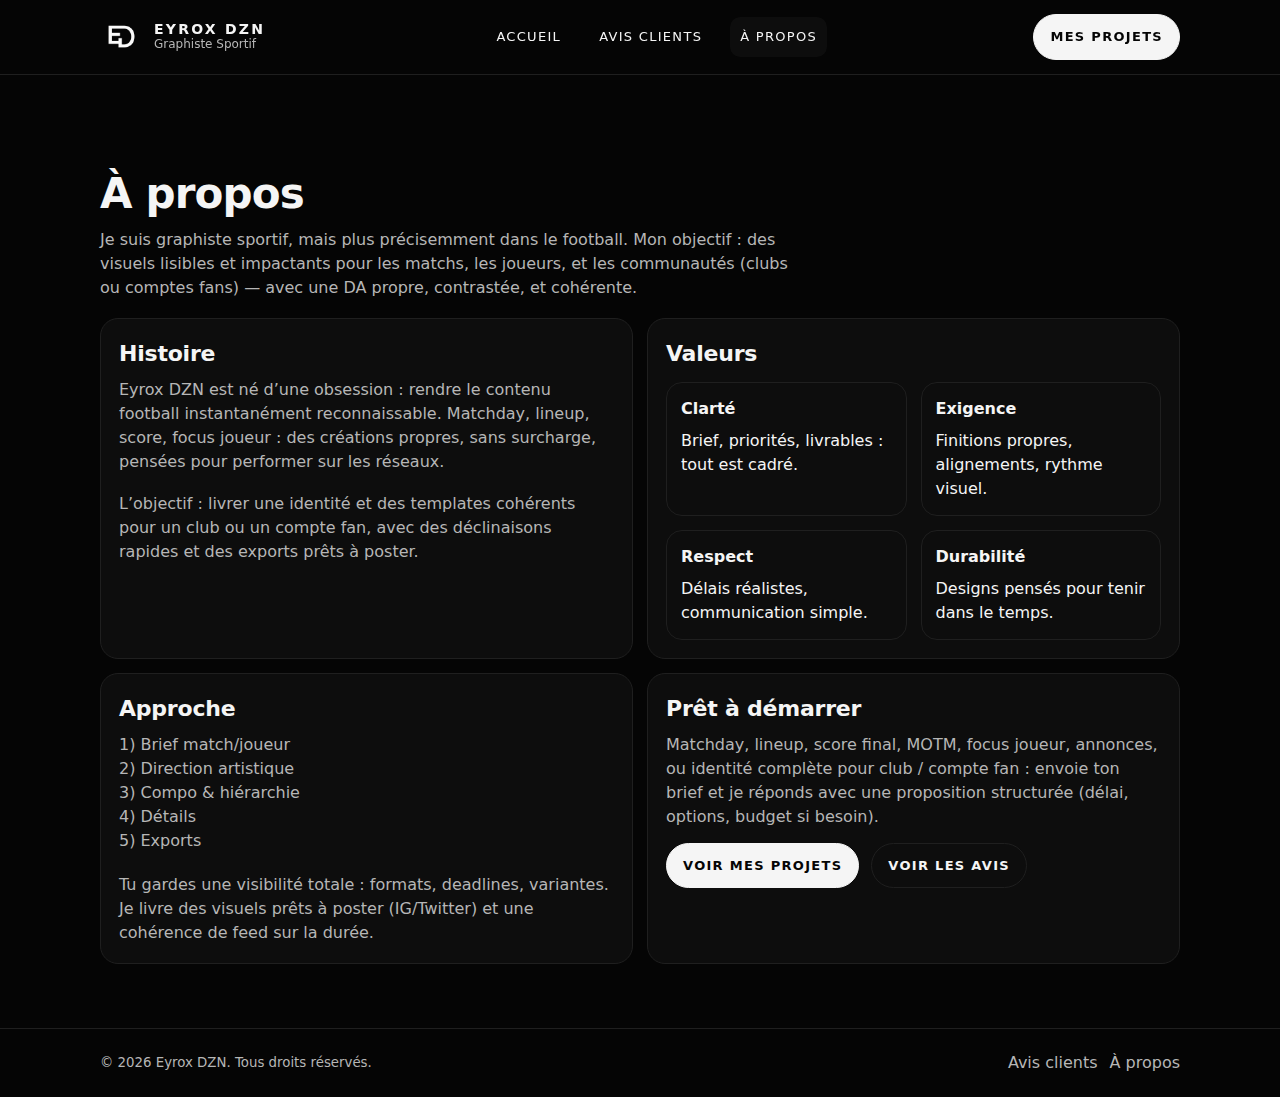
<file: a-propos.html>
<!doctype html>
<html lang="fr">
  <head>
    <meta charset="utf-8" />
    <meta name="viewport" content="width=device-width, initial-scale=1" />
    <title>À propos | Eyrox DZN</title>
    <meta name="description" content="Eyrox DZN, graphiste sportif football : visuels de match, visuels joueurs, contenus pour comptes fans et identité graphique de club." />
    <link rel="icon" href="assets/Logo.png" type="image/svg+xml" />
    <link rel="stylesheet" href="assets/styles.css" />
  </head>
  <body>
    <a class="skip-link" href="#contenu">Aller au contenu</a>

    <header class="header">
      <div class="container">
        <div class="header-inner">
          <a class="brand" href="index.html" aria-label="Accueil">
            <img class="brand-logo" src="assets/Logo.png" alt="Logo Eyrox DZN" />
            <div class="brand-name">
              <strong>Eyrox DZN</strong>
              <span>Graphiste Sportif</span>
            </div>
          </a>

          <nav class="nav" aria-label="Navigation principale">
            <a href="index.html">Accueil</a>
            <a href="avis.html">Avis clients</a>
            <a href="a-propos.html" aria-current="page">À propos</a>
          </nav>

          <div class="header-actions">
            <a class="btn btn--primary" href="travaux.html">Mes projets</a>
            <button class="icon-btn" type="button" aria-label="Ouvrir le menu" aria-expanded="false" data-menu-button>
              <svg width="22" height="22" viewBox="0 0 24 24" fill="none" xmlns="http://www.w3.org/2000/svg" aria-hidden="true">
                <path d="M4 7h16M4 12h16M4 17h16" stroke="currentColor" stroke-width="2" stroke-linecap="round"/>
              </svg>
            </button>
          </div>
        </div>

        <div class="mobile-panel" data-mobile-panel data-open="false" aria-label="Menu mobile">
          <a href="index.html">Accueil</a>
          <a href="avis.html">Avis clients</a>
          <a href="a-propos.html" aria-current="page">À propos</a>
        </div>
      </div>
    </header>

    <main id="contenu">
      <div class="container">
        <section class="section" data-reveal>
          <div class="section-header">
            <div>
              <h1>À propos</h1>
              <p class="lead">Je suis graphiste sportif, mais plus précisemment dans le football. Mon objectif : des visuels lisibles et impactants pour les matchs, les joueurs, et les communautés (clubs ou comptes fans) — avec une DA propre, contrastée, et cohérente.</p>
            </div>
          </div>

          <div class="grid-2">
            <article class="card" data-reveal>
              <div class="card-inner">
                <h2 class="card-title">Histoire</h2>
                <p class="card-desc">Eyrox DZN est né d’une obsession : rendre le contenu football instantanément reconnaissable. Matchday, lineup, score, focus joueur : des créations propres, sans surcharge, pensées pour performer sur les réseaux.</p>
                <div style="height:10px"></div>
                <p class="card-desc">L’objectif : livrer une identité et des templates cohérents pour un club ou un compte fan, avec des déclinaisons rapides et des exports prêts à poster.</p>
              </div>
            </article>

            <article class="card" data-reveal>
              <div class="card-inner">
                <h2 class="card-title">Valeurs</h2>
                <div class="grid-2" style="margin-top:12px">
                  <div class="notice">
                    <strong>Clarté</strong>
                    <div style="height:8px"></div>
                    <span>Brief, priorités, livrables : tout est cadré.</span>
                  </div>
                  <div class="notice">
                    <strong>Exigence</strong>
                    <div style="height:8px"></div>
                    <span>Finitions propres, alignements, rythme visuel.</span>
                  </div>
                  <div class="notice">
                    <strong>Respect</strong>
                    <div style="height:8px"></div>
                    <span>Délais réalistes, communication simple.</span>
                  </div>
                  <div class="notice">
                    <strong>Durabilité</strong>
                    <div style="height:8px"></div>
                    <span>Designs pensés pour tenir dans le temps.</span>
                  </div>
                </div>
              </div>
            </article>

            <article class="card" data-reveal>
              <div class="card-inner">
                <h2 class="card-title">Approche</h2>
                <p class="card-desc">1) Brief match/joueur<br>2) Direction artistique<br>3) Compo & hiérarchie<br>4) Détails<br>5) Exports</p>
                <div style="height:12px"></div>
                <p class="card-desc">Tu gardes une visibilité totale : formats, deadlines, variantes. Je livre des visuels prêts à poster (IG/Twitter) et une cohérence de feed sur la durée.</p>
              </div>
            </article>

            <article class="card" data-reveal>
              <div class="card-inner">
                <h2 class="card-title">Prêt à démarrer</h2>
                <p class="card-desc">Matchday, lineup, score final, MOTM, focus joueur, annonces, ou identité complète pour club / compte fan : envoie ton brief et je réponds avec une proposition structurée (délai, options, budget si besoin).</p>
                <div style="height:14px"></div>
                <div class="inline">
                  <a class="btn btn--primary" href="travaux.html">Voir mes projets</a>
                  <a class="btn btn--ghost" href="avis.html">Voir les avis</a>
                </div>
              </div>
            </article>
          </div>
        </section>
      </div>
    </main>

    <footer class="footer">
      <div class="container">
        <div class="footer-inner">
          <small>© <span id="year"></span> Eyrox DZN. Tous droits réservés.</small>
          <div class="inline" aria-label="Liens">
            <a href="avis.html">Avis clients</a>
            <a href="a-propos.html">À propos</a>
          </div>
        </div>
      </div>
    </footer>

    <script src="assets/main.js"></script>
    <script src="script.js"></script>
    <script>
      document.getElementById('year').textContent = new Date().getFullYear();
    </script>
  </body>
</html>
</file>
<file: assets/styles.css>
:root{
  --bg:#050505;
  --fg:#f5f5f5;
  --muted:#b6b6b6;
  --border:#1f1f1f;
  --surface:#0d0d0d;
  --surface-2:#121212;
  --shadow:0 18px 60px rgba(0,0,0,.55);
  --radius:18px;
  --radius-sm:12px;
  --container:1120px;
  --pad:20px;
}

*{box-sizing:border-box}
html{color-scheme:dark}
body{
  margin:0;
  font-family:ui-sans-serif,system-ui,-apple-system,"Segoe UI",Roboto,Arial,"Noto Sans","Liberation Sans",sans-serif;
  background:var(--bg);
  color:var(--fg);
  line-height:1.5;
  text-rendering:optimizeLegibility;
  -webkit-font-smoothing:antialiased;
}
img{max-width:100%;height:auto;display:block}

a{color:inherit;text-decoration:none}
a:hover{text-decoration:underline}

.container{
  width:100%;
  max-width:var(--container);
  margin:0 auto;
  padding:0 var(--pad);
}

.skip-link{
  position:absolute;
  left:-9999px;
  top:10px;
  background:var(--bg);
  color:var(--fg);
  border:1px solid var(--border);
  padding:10px 12px;
  border-radius:10px;
  z-index:999;
}
.skip-link:focus{left:10px}

.header{
  position:sticky;
  top:0;
  z-index:50;
  background:rgba(5,5,5,.78);
  backdrop-filter:blur(10px);
  border-bottom:1px solid var(--border);
}
.header-inner{
  display:flex;
  align-items:center;
  justify-content:space-between;
  gap:18px;
  padding:14px 0;
}

.brand{
  display:flex;
  align-items:center;
  gap:12px;
  min-width:180px;
}
.brand-logo{
  width:42px;
  height:42px;
}
.brand-name{
  display:flex;
  flex-direction:column;
  line-height:1.1;
}
.brand-name strong{font-size:14px;letter-spacing:.16em;text-transform:uppercase}
.brand-name span{font-size:12px;color:var(--muted)}

.nav{
  display:flex;
  align-items:center;
  gap:18px;
}
.nav a{
  font-size:13px;
  letter-spacing:.10em;
  text-transform:uppercase;
  padding:10px 10px;
  border-radius:10px;
}
.nav a[aria-current="page"]{
  background:var(--surface);
  text-decoration:none;
}

.header-actions{display:flex;align-items:center;gap:10px}

.btn{
  display:inline-flex;
  align-items:center;
  justify-content:center;
  gap:10px;
  padding:12px 16px;
  border-radius:999px;
  border:1px solid var(--fg);
  font-weight:600;
  font-size:13px;
  letter-spacing:.10em;
  text-transform:uppercase;
  background:transparent;
  color:var(--fg);
  cursor:pointer;
  transition:transform .18s ease, background .18s ease, color .18s ease, border-color .18s ease;
}
.btn:hover{transform:translateY(-1px)}
.btn:active{transform:translateY(0)}
.btn:focus-visible{outline:3px solid var(--fg);outline-offset:2px}

.btn--primary{
  background:var(--fg);
  color:var(--bg);
}
.btn--primary:hover{background:#ffffff}

.btn--ghost{
  border-color:var(--border);
}
.btn--ghost:hover{background:var(--surface)}

.icon-btn{
  width:44px;
  height:44px;
  border-radius:999px;
  border:1px solid var(--border);
  background:transparent;
  color:var(--fg);
  cursor:pointer;
  display:none;
  align-items:center;
  justify-content:center;
}
.icon-btn:focus-visible{outline:3px solid var(--fg);outline-offset:2px}

.mobile-panel{
  display:none;
  border-top:1px solid var(--border);
  padding:10px 0 14px;
}
.mobile-panel a{
  display:block;
  padding:12px 10px;
  border-radius:12px;
  font-size:13px;
  letter-spacing:.10em;
  text-transform:uppercase;
}
.mobile-panel a:hover{background:var(--surface);text-decoration:none}

main{padding:34px 0 64px}

.hero{
  padding:26px 0 40px;
}
.hero-grid{
  display:grid;
  grid-template-columns:1.1fr .9fr;
  gap:26px;
  align-items:center;
}

.kicker{
  display:inline-flex;
  align-items:center;
  gap:10px;
  padding:8px 12px;
  border-radius:999px;
  border:1px solid var(--border);
  background:var(--bg);
  color:var(--muted);
  font-size:12px;
  letter-spacing:.10em;
  text-transform:uppercase;
}

h1{
  font-size:42px;
  line-height:1.08;
  margin:16px 0 12px;
  letter-spacing:-.02em;
}

.lead{font-size:16px;color:var(--muted);max-width:56ch;margin:0 0 18px}

.hero-actions{display:flex;flex-wrap:wrap;gap:12px;margin-top:16px}

.hero-card{
  border:1px solid var(--border);
  background:linear-gradient(180deg,var(--surface-2),var(--bg));
  border-radius:var(--radius);
  padding:22px;
  box-shadow:var(--shadow);
}

.stat-grid{display:grid;grid-template-columns:repeat(2,1fr);gap:14px;margin-top:18px}
.stat{
  border:1px solid var(--border);
  border-radius:16px;
  padding:14px;
  background:rgba(255,255,255,.04);
}
.stat strong{display:block;font-size:16px}
.stat span{display:block;font-size:12px;color:var(--muted);letter-spacing:.08em;text-transform:uppercase;margin-top:6px}

.section{
  margin-top:46px;
}
.section-header{
  display:flex;
  align-items:flex-end;
  justify-content:space-between;
  gap:18px;
  margin-bottom:18px;
}
.section h2{font-size:22px;margin:0;letter-spacing:-.01em}
.section p{margin:8px 0 0;color:var(--muted);max-width:70ch}

.grid-3{display:grid;grid-template-columns:repeat(3,1fr);gap:14px;align-items:stretch}
.grid-2{display:grid;grid-template-columns:repeat(2,1fr);gap:14px;align-items:stretch}

.card{
  border:1px solid var(--border);
  border-radius:var(--radius);
  background:var(--surface);
  overflow:hidden;
  display:flex;
  flex-direction:column;
  height:100%;
}
.card-inner{padding:18px;display:flex;flex-direction:column;flex:1}
.card-title{font-weight:650;margin:0 0 8px;letter-spacing:.02em}
.card-desc{margin:0;color:var(--muted)}

.media{
  border-bottom:1px solid var(--border);
  background:linear-gradient(135deg,#0f0f0f,#0a0a0a);
  aspect-ratio:4/3;
  display:flex;
  align-items:center;
  justify-content:center;
}
.media img{width:100%;height:100%;object-fit:contain}

.quote{
  font-size:14px;
  color:var(--fg);
  margin:0;
}

.rating{
  display:flex;
  align-items:center;
  gap:10px;
  margin-bottom:10px;
}

.stars{
  display:inline-flex;
  align-items:center;
  gap:4px;
  color:var(--fg);
}

.star-icon{
  width:14px;
  height:14px;
  display:block;
}

.star-icon.empty{color:rgba(255,255,255,.22)}

.rating-text{
  font-size:12px;
  letter-spacing:.10em;
  text-transform:uppercase;
  color:var(--muted);
}

.meta{
  display:flex;
  align-items:center;
  justify-content:space-between;
  gap:12px;
  margin-top:auto;
  padding-top:14px;
  border-top:1px solid var(--border);
}
.meta small{color:var(--muted)}

.form{
  display:grid;
  gap:14px;
  margin-top:16px;
}

.field{
  display:grid;
  gap:8px;
}
.label{font-size:12px;letter-spacing:.10em;text-transform:uppercase;color:var(--muted)}

input,textarea,select{
  width:100%;
  padding:12px 12px;
  border-radius:14px;
  border:1px solid var(--border);
  background:var(--surface-2);
  color:var(--fg);
  font:inherit;
  outline:none;
}
textarea{min-height:140px;resize:vertical}
input:focus,textarea:focus,select:focus{border-color:var(--fg);box-shadow:0 0 0 3px rgba(255,255,255,.14)}

.help{font-size:12px;color:var(--muted);margin:0}

.inline{
  display:flex;
  flex-wrap:wrap;
  gap:12px;
}

.notice{
  border:1px solid var(--border);
  border-radius:16px;
  padding:14px;
  background:var(--surface);
  color:var(--fg);
}

.footer{
  border-top:1px solid var(--border);
  padding:22px 0;
  background:var(--bg);
}
.footer-inner{
  display:flex;
  align-items:center;
  justify-content:space-between;
  gap:18px;
  flex-wrap:wrap;
}
.footer a{color:var(--muted)}
.footer small{color:var(--muted)}

.reveal{
  opacity:0;
  transform:translateY(10px);
  transition:opacity .6s ease, transform .6s ease;
}
.reveal.is-visible{
  opacity:1;
  transform:translateY(0);
}

@media (prefers-reduced-motion:reduce){
  *{scroll-behavior:auto!important}
  .btn{transition:none}
  .reveal{transition:none}
  .btn:hover{transform:none}
}

@media (max-width: 920px){
  .hero-grid{grid-template-columns:1fr}
}

@media (max-width: 820px){
  .nav{display:none}
  .icon-btn{display:inline-flex}
  .mobile-panel[data-open="true"]{display:block}
  .grid-3{grid-template-columns:1fr}
  .grid-2{grid-template-columns:1fr}
  h1{font-size:34px}
}
</file>
